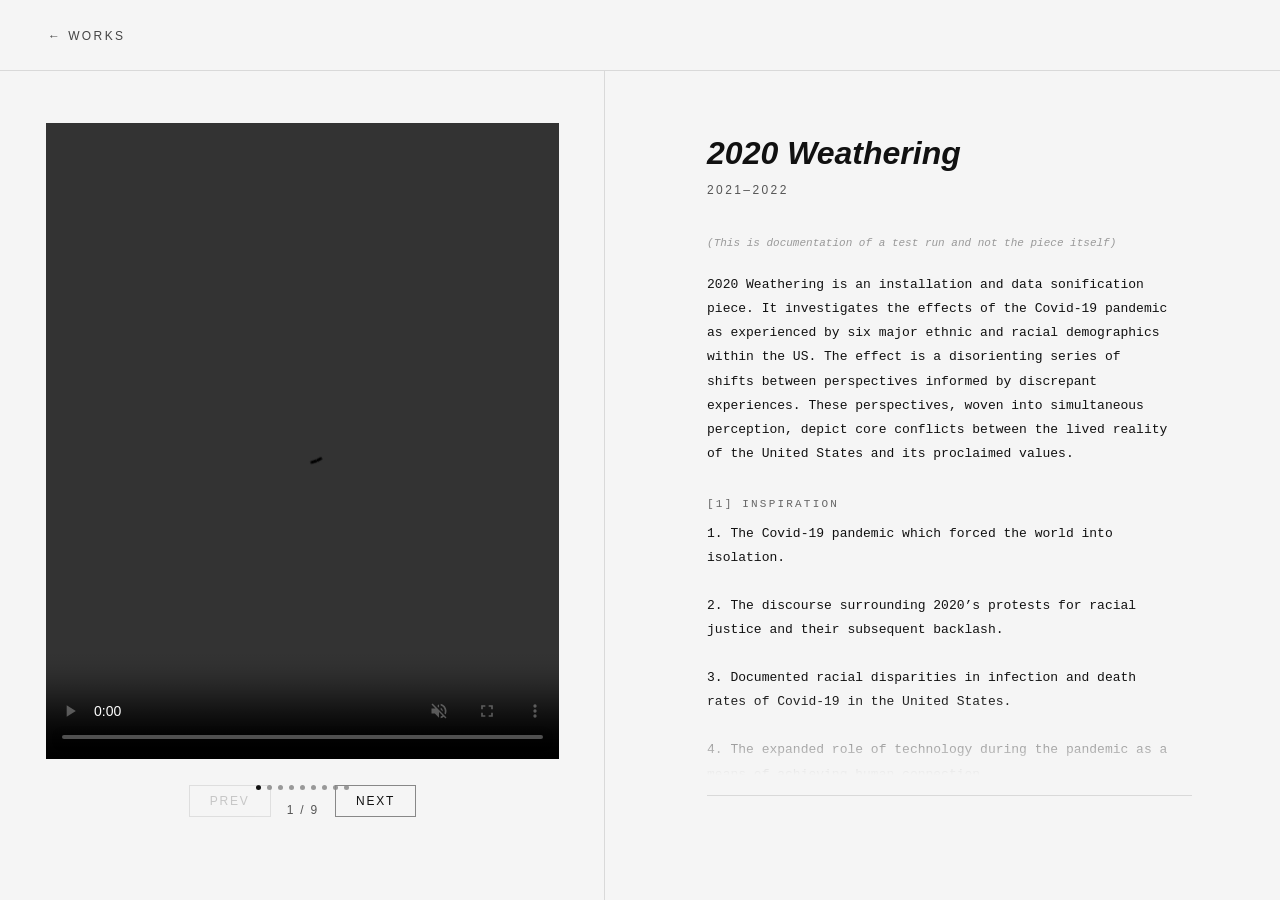
<file: 2020w.html>
<!DOCTYPE html>
<html lang="en">
<head>
  <meta charset="UTF-8">
  <meta name="viewport" content="width=device-width, initial-scale=1.0">
  <title>2020 Weathering</title>
  <style>
    * { margin: 0; padding: 0; box-sizing: border-box; }

    body {
      background: #F5F5F5;
      color: #111;
      font-family: Arial, sans-serif;
      height: 100vh;
      overflow: hidden;
      display: flex;
      flex-direction: column;
    }

    /* ── NAV ── */
    .nav {
      padding: 26px 48px;
      border-bottom: 1px solid #d9d9d9;
      flex-shrink: 0;
    }

    .nav a {
      color: #444;
      text-decoration: none;
      font-size: 12px;
      letter-spacing: 0.2em;
      text-transform: uppercase;
      transition: color 0.2s;
    }

    .nav a:hover { color: #111; }

    /* ── MAIN CONTENT ── */
    .content {
      display: grid;
      grid-template-columns: 8fr 9fr;
      grid-template-rows: 1fr;
      gap: 0;
      flex: 1;
      min-height: 0;
      padding: 0 46px 0;
    }

    /* Divider closing off the vertical rule. No fill or label — these
       pages have nothing below the fold. */
    .screen-rule {
      flex-shrink: 0;
      /* Spacer only — no horizontal rule, since there's nothing below the
         fold here. Holds the bottom gap .content gave up. */
      height: 54px;
      position: relative;
    }

    /* Carries the column divider down to the bottom of the page. Drawn
       here rather than extending .slideshow's border, because .slideshow
       has overflow:hidden and would clip anything below it. Nothing moves.
       x = .content's 46px left padding + the 8fr column, less the 1px rule. */
    .screen-rule::before {
      content: '';
      position: absolute;
      top: 0;
      bottom: 0;
      left: calc(46px + (100% - 92px) * 8 / 17 - 1px);
      width: 1px;
      background: #d9d9d9;
    }

    /* ── SLIDESHOW ── */
    .slideshow {
      /* Nudges the dots + counter + buttons group as a unit, keeping the
         button tops flush with the dots. Raise to move it further down. */
      --group-shift: 6px;
      display: flex;
      flex-direction: column;
      align-items: center;
      gap: 20px;
      /* 45 + 1px border = 46px, matching .content's left padding, so the
         video centres between the window edge and the divider. */
      padding-right: 45px;
      border-right: 1px solid #d9d9d9;
      padding-top: 52px;
      /* Lifts the column's bottom edge; the video (flex: 1) absorbs it. */
      padding-bottom: 10px;
      min-height: 0;
      overflow: hidden;
    }

    .title-portrait {
      display: none;
    }

    .video-container {
      position: relative;
      background: transparent;
      flex: 1;
      min-height: 0;
      max-width: 100%;
      aspect-ratio: 1 / 1;
    }

    .video-container video {
      width: 100%;
      height: 100%;
      object-fit: contain;
      display: block;
    }

    .slide-controls {
      display: flex;
      align-items: center;
      justify-content: space-between;
      gap: 16px;
      /* Lifts the counter AND buttons together. With the button's own -9px,
         the button top lands flush with the top of the dots. */
      transform: translateY(calc(-16px + var(--group-shift)));
    }

    .slide-btn {
      background: none;
      border: 1px solid #888;
      color: #111;
      padding: 8px 20px;
      cursor: pointer;
      font-size: 12px;
      letter-spacing: 0.15em;
      text-transform: uppercase;
      font-family: Arial, sans-serif;
      transition: border-color 0.2s;
      /* Button ~32px tall vs the counter's ~14px line box; centred together
         it hangs ~9px lower. Lift so the bottom edges meet. */
      transform: translateY(-9px);
    }

    .slide-btn:hover:not(:disabled) { border-color: #111; }
    .slide-btn:disabled { opacity: 0.2; cursor: default; }

    .slide-counter {
      font-size: 12px;
      letter-spacing: 0.15em;
      color: #555;
    }

    .slide-dots {
      display: flex;
      gap: 6px;
      justify-content: center;
      transform: translateY(var(--group-shift));
    }

    .dot {
      width: 5px;
      height: 5px;
      border-radius: 50%;
      background: #999;
      cursor: pointer;
      transition: background 0.2s;
    }

    .dot.active { background: #111; }

    /* ── CAPTION PANEL ── */
    .caption-panel {
      --side: 72px;         /* width: lower to widen, raise to narrow */
      --shift: 30px;        /* nudge the whole block right, width unchanged */
      --caption-w: 600px;   /* text column cap */
      --sb-w: 6px;          /* scrollbar width */
      --text-pad: 24px;     /* gap between text and scrollbar */
      padding: 62px calc(var(--side) - var(--shift)) 50px calc(var(--side) + var(--shift));
      min-height: 0;
      display: flex;
      flex-direction: column;
    }

    /* Static title — pinned at top */
    .caption-header {
      flex-shrink: 0;
      padding-right: 24px;
      padding-bottom: 36px;
    }

    .caption-header .piece-title {
      font-size: 32px;
      font-style: italic;
      line-height: 1.25;
      margin-bottom: 10px;
    }

    .caption-header .piece-year {
      font-size: 12px;
      letter-spacing: 0.2em;
      color: #555;
    }

    /* Scrollable caption area */
    .caption-scroll-wrap {
      position: relative;
      flex: 1;
      min-height: 0;
      overflow: hidden;
    }

    .caption-scroll {
      height: 100%;
      overflow-y: scroll;
      padding-right: var(--text-pad);
      padding-bottom: 48px;
      max-width: var(--caption-w);
      margin-inline: auto;
    }

    /* Firefox only. These must NOT apply in Chrome: since v121 a non-auto
       scrollbar-width/color disables ::-webkit-scrollbar entirely, which
       hands the scrollbar back to macOS auto-hiding. */
    @supports not selector(::-webkit-scrollbar) {
      .caption-scroll {
        scrollbar-width: thin;
        scrollbar-color: #a8a8a8 #e4e4e4;
      }
    }

    /* Always-visible scrollbar: styling ::-webkit-scrollbar opts out of
       macOS overlay scrollbars, so the track and thumb stay on screen. */
    .caption-scroll::-webkit-scrollbar {
      -webkit-appearance: none;
      width: var(--sb-w);
    }

    .caption-scroll::-webkit-scrollbar-track {
      background: #e4e4e4;
      border-radius: 3px;
    }

    .caption-scroll::-webkit-scrollbar-thumb {
      background: #a8a8a8;
      border-radius: 3px;
    }

    .caption-scroll::-webkit-scrollbar-thumb:hover {
      background: #8a8a8a;
    }


    /* Closes off the scrolling caption. Same rule house gets from the top
       border of its link block; this page has no link, so it's bare.
       flex-shrink: 0 — the scroll area above gives up the space. */
    .caption-rule {
      flex-shrink: 0;
      width: 100%;
      max-width: var(--caption-w);
      margin-inline: auto;
      margin-top: 20px;
      border-top: 1px solid #d9d9d9;
    }

    /* Fade-out indicator */
    .scroll-fade {
      position: absolute;
      bottom: 0;
      /* Track .caption-scroll: same width (less the scrollbar) and the same
         left offset, so the fade never covers the thumb. */
      left: calc((100% - min(var(--caption-w), 100%)) / 2);
      width: calc(min(var(--caption-w), 100%) - var(--sb-w) - 4px);
      height: 80px;
      background: linear-gradient(to bottom, transparent, #F5F5F5);
      pointer-events: none;
      transition: opacity 0.3s;
    }

    .scroll-fade.hidden { opacity: 0; }

    .caption-note {
      font-family: Menlo, Monaco, 'Courier New', monospace;
      font-size: 11px;
      line-height: 1.85;
      color: #999;
      font-style: italic;
      margin-bottom: 20px;
    }

    .caption-text {
      font-family: Menlo, Monaco, 'Courier New', monospace;
      font-size: 13px;
      line-height: 1.85;
      color: #111;
    }

    .caption-text p { margin-bottom: 0; }

    .act-label {
      display: block;
      font-size: 11px;
      letter-spacing: 0.2em;
      text-transform: uppercase;
      color: #666;
      margin-top: 28px;
      margin-bottom: 8px;
    }

    .caption-text a {
      color: #333;
      text-decoration: underline;
      text-underline-offset: 3px;
    }

    .caption-text a:hover { color: #111; }

    /* ── PORTRAIT ── */
    @media (orientation: portrait) {
      body {
        height: auto;
        overflow: auto;
      }

      .nav { padding: 20px 24px; }

      .content {
        display: flex;
        flex-direction: column;
        padding: 0 24px 48px;
        min-height: unset;
      }

      .slideshow {
        flex: none;
        min-height: unset;
        overflow: visible;
        padding-right: 0;
        padding-top: 28px;
        padding-bottom: 24px;
        gap: 14px;
        border-right: none;
        border-bottom: 1px solid #d9d9d9;
      }

      .video-container {
        flex: none;
        width: 100%;
        max-width: 100%;
      }

      .title-portrait {
        display: block;
        flex-shrink: 0;
        width: 100%;
        margin-bottom: 12px;
      }

      .title-portrait .piece-title {
        font-size: 32px;
        font-style: italic;
        line-height: 1.2;
        margin-bottom: 6px;
      }

      .title-portrait .piece-year {
        font-size: 12px;
        letter-spacing: 0.2em;
        color: #555;
      }

      .caption-panel {
        flex: none;
        min-height: unset;
        padding: 32px 0 0;
      }

      .caption-header { display: none; }

      .caption-scroll-wrap {
        position: static;
        overflow: visible;
      }

      .caption-scroll {
        height: auto;
        overflow-y: visible;
        padding-right: 0;
        padding-bottom: 0;
        max-width: 100%;
      }

      .scroll-fade { display: none; }

      /* no column divider in the stacked layout */
      .screen-rule::before { display: none; }
    }
  </style>
</head>
<body>

  <nav class="nav">
    <a href="index.html#works">&#8592; Works</a>
  </nav>


  <main class="content">

    <section class="slideshow">

      <div class="title-portrait">
        <h1 class="piece-title">2020 Weathering</h1>
        <div class="piece-year">2021&#8211;2022</div>
      </div>

      <div class="video-container">
        <video id="mainVideo" controls autoplay muted playsinline>
          <source src="https://res.cloudinary.com/aki2q6sp/video/upload/v1784235222/2020W1_qotmwj.mp4" type="video/mp4">
        </video>
      </div>

      <div class="slide-dots" id="dots"></div>

      <div class="slide-controls">
        <button class="slide-btn" id="prevBtn" disabled>Prev</button>
        <span class="slide-counter" id="counter">1 / 9</span>
        <button class="slide-btn" id="nextBtn">Next</button>
      </div>
    </section>

    <aside class="caption-panel">

      <div class="caption-header title-landscape">
        <h1 class="piece-title">2020 Weathering</h1>
        <div class="piece-year">2021&#8211;2022</div>
      </div>

      <div class="caption-scroll-wrap">
        <div class="caption-scroll" id="captionScroll">
          <p class="caption-note">(This is documentation of a test run and not the piece itself)</p>
          <div class="caption-text">
            <p>2020 Weathering is an installation and data sonification piece. It investigates the effects of the Covid-19 pandemic as experienced by six major ethnic and racial demographics within the US. The effect is a disorienting series of shifts between perspectives informed by discrepant experiences. These perspectives, woven into simultaneous perception, depict core conflicts between the lived reality of the United States and its proclaimed values.</p>

            <span class="act-label">[1] Inspiration</span>
            <p>1. The Covid-19 pandemic which forced the world into isolation.<br><br>
            2. The discourse surrounding 2020&#8217;s protests for racial justice and their subsequent backlash.<br><br>
            3. Documented racial disparities in infection and death rates of Covid-19 in the United States.<br><br>
            4. The expanded role of technology during the pandemic as a means of achieving human connection.</p>

            <span class="act-label">[2] Installation</span>
            <p>The piece involves six laptop computers in a circle facing a shared center where the audience resides. The laptops display live streams of each other&#8217;s web cams with one (frequently changing) stream being emphasized by all laptops. Each computer refers to a different racial/ethnic demographic whose algorithmically generated audio and video output present a researched distribution of cases, deaths, and community vulnerabilities across the six groups.</p>

            <span class="act-label">[3] Basic Rules</span>
            <p>1. Each note a laptop plays represents a symptomatic case within its assigned demographic (not all cases are symptomatic).<br><br>
            2. All cases, symptomatic or otherwise, can infect other computers with respect to each community&#8217;s likelihood of being infected (weighted by population).<br><br>
            3. If multiple laptops exhibit cases at the same time, the algorithm will defer to each community&#8217;s CCVI score to decide which laptop&#8217;s webcam is displayed. The most vulnerable communities are least likely to receive priority.<br><br>
            4. The death toll in a community is indicated by distortion in their laptop&#8217;s audio and video output.</p>

            <span class="act-label">[4] Probability</span>
            <p>All probabilities are calculated by cross referencing data from the US Census, The Atlantic&#8217;s Covid Tracking Project, and Surge Venture&#8217;s CCVI measurements. Data is collected on a state level and the piece can be run for any state that provided the necessary data. Demographics are unlabeled within the installation to avoid framing the piece as a stylized exhibition of any particular community&#8217;s suffering.</p>
          </div>
        </div>
        <div class="scroll-fade" id="scrollFade"></div>
      </div>

      <div class="caption-rule"></div>

    </aside>

  </main>

  <div class="screen-rule"></div>



  <script>
    const slides = [
      'https://res.cloudinary.com/aki2q6sp/video/upload/v1784235222/2020W1_qotmwj.mp4',
      'https://res.cloudinary.com/aki2q6sp/video/upload/v1784235195/2020W2_ehu7rl.mp4',
      'https://res.cloudinary.com/aki2q6sp/video/upload/v1784235200/2020W3_eav7p1.mp4',
      'https://res.cloudinary.com/aki2q6sp/video/upload/v1784235205/2020W4_am9xwo.mp4',
      'https://res.cloudinary.com/aki2q6sp/video/upload/v1784235201/2020W5_gveyhm.mp4',
      'https://res.cloudinary.com/aki2q6sp/video/upload/v1784235195/2020W6_afhnsh.mp4',
      'https://res.cloudinary.com/aki2q6sp/video/upload/v1784235196/2020W7_uc2n3k.mp4',
      'https://res.cloudinary.com/aki2q6sp/video/upload/v1784235201/2020W8_o3viuu.mp4',
      'https://res.cloudinary.com/aki2q6sp/video/upload/v1784235201/2020W9_sacehn.mp4',
    ];

    let current = 0;
    let autoCycle = true;
    const video = document.getElementById('mainVideo');
    const videoContainer = document.querySelector('.video-container');
    const prevBtn = document.getElementById('prevBtn');
    const nextBtn = document.getElementById('nextBtn');
    const counter = document.getElementById('counter');
    const dotsEl = document.getElementById('dots');
    const controlsEl = document.querySelector('.slide-controls');

    function syncControlsWidth() {
      const w = videoContainer.offsetWidth;
      if (w > 0) {
        dotsEl.style.width = w + 'px';
        controlsEl.style.width = w + 'px';
      }
    }

    function updateAspectRatio() {
      if (video.videoWidth && video.videoHeight) {
        videoContainer.style.aspectRatio = `${video.videoWidth} / ${video.videoHeight}`;
        requestAnimationFrame(syncControlsWidth);
      }
    }

    video.addEventListener('loadedmetadata', updateAspectRatio);
    if (video.readyState >= 1) updateAspectRatio();
    window.addEventListener('resize', () => requestAnimationFrame(syncControlsWidth));

    slides.forEach((_, i) => {
      const dot = document.createElement('div');
      dot.className = 'dot' + (i === 0 ? ' active' : '');
      dot.addEventListener('click', () => { autoCycle = false; goTo(i); });
      dotsEl.appendChild(dot);
    });

    function goTo(index) {
      current = index;
      video.src = slides[current];
      video.play().catch(() => {});
      update();
    }

    function update() {
      counter.textContent = `${current + 1} / ${slides.length}`;
      prevBtn.disabled = false;
      nextBtn.disabled = false;
      document.querySelectorAll('.dot').forEach((d, i) => d.classList.toggle('active', i === current));
    }

    const captionScroll = document.getElementById('captionScroll');
    const scrollFade = document.getElementById('scrollFade');

    function checkFade() {
      const atBottom = captionScroll.scrollHeight - captionScroll.scrollTop <= captionScroll.clientHeight + 2;
      scrollFade.classList.toggle('hidden', atBottom);
    }

    captionScroll.addEventListener('scroll', checkFade);
    window.addEventListener('resize', checkFade);
    setTimeout(checkFade, 50);

    video.addEventListener('ended', () => {
      if (autoCycle) goTo((current + 1) % slides.length);
    });

    prevBtn.addEventListener('click', () => {
      autoCycle = false;
      goTo((current - 1 + slides.length) % slides.length);
    });

    nextBtn.addEventListener('click', () => {
      autoCycle = false;
      goTo((current + 1) % slides.length);
    });

  </script>
</body>
</html>
</file>
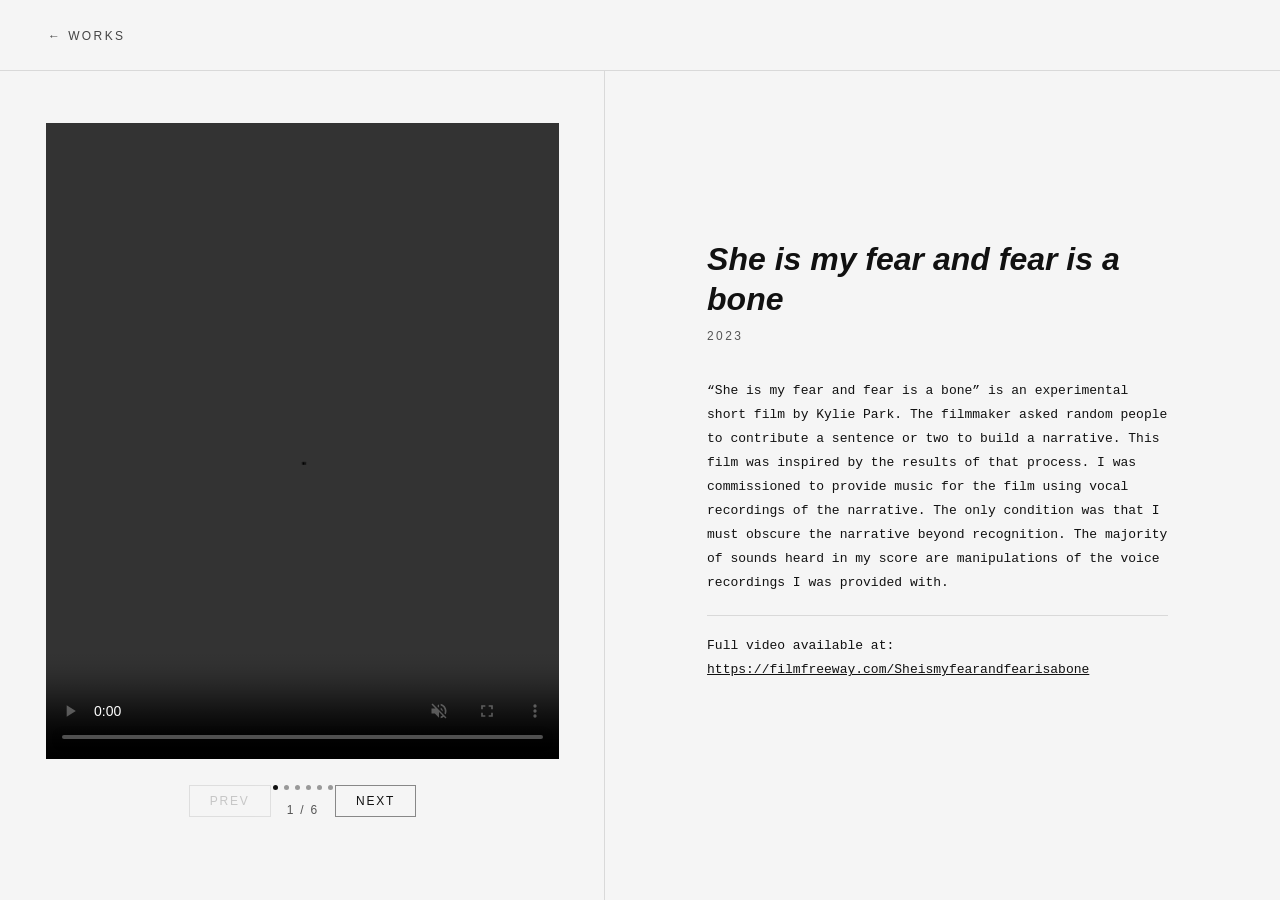
<file: fear.html>
<!DOCTYPE html>
<html lang="en">
<head>
  <meta charset="UTF-8">
  <meta name="viewport" content="width=device-width, initial-scale=1.0">
  <title>She is my fear and fear is a bone</title>
  <style>
    * { margin: 0; padding: 0; box-sizing: border-box; }

    body {
      background: #F5F5F5;
      color: #111;
      font-family: Arial, sans-serif;
      height: 100vh;
      overflow: hidden;
      display: flex;
      flex-direction: column;
    }

    /* ── NAV ── */
    .nav {
      padding: 26px 48px;
      border-bottom: 1px solid #d9d9d9;
      flex-shrink: 0;
    }

    .nav a {
      color: #444;
      text-decoration: none;
      font-size: 12px;
      letter-spacing: 0.2em;
      text-transform: uppercase;
      transition: color 0.2s;
    }

    .nav a:hover { color: #111; }

    /* ── MAIN CONTENT ── */
    .content {
      display: grid;
      grid-template-columns: 8fr 9fr;
      grid-template-rows: 1fr;
      gap: 0;
      flex: 1;
      min-height: 0;
      padding: 0 46px 0;
    }

    /* Divider closing off the vertical rule. No fill or label — these
       pages have nothing below the fold. */
    .screen-rule {
      flex-shrink: 0;
      /* Spacer only — no horizontal rule, since there's nothing below the
         fold here. Holds the bottom gap .content gave up. */
      height: 54px;
      position: relative;
    }

    /* Carries the column divider down to the bottom of the page. Drawn
       here rather than extending .slideshow's border, because .slideshow
       has overflow:hidden and would clip anything below it. Nothing moves.
       x = .content's 46px left padding + the 8fr column, less the 1px rule. */
    .screen-rule::before {
      content: '';
      position: absolute;
      top: 0;
      bottom: 0;
      left: calc(46px + (100% - 92px) * 8 / 17 - 1px);
      width: 1px;
      background: #d9d9d9;
    }

    /* ── SLIDESHOW ── */
    .slideshow {
      /* Nudges the dots + counter + buttons group as a unit, keeping the
         button tops flush with the dots. Raise to move it further down. */
      --group-shift: 6px;
      display: flex;
      flex-direction: column;
      align-items: center;
      gap: 20px;
      /* 45 + 1px border = 46px, matching .content's left padding, so the
         video centres between the window edge and the divider. */
      padding-right: 45px;
      border-right: 1px solid #d9d9d9;
      padding-top: 52px;
      /* Lifts the column's bottom edge; the video (flex: 1) absorbs it. */
      padding-bottom: 10px;
      min-height: 0;
      overflow: hidden;
    }

    .title-portrait { display: none; }

    .video-container {
      position: relative;
      background: transparent;
      flex: 1;
      min-height: 0;
      max-width: 100%;
      aspect-ratio: 1 / 1;
    }

    .video-container video,
    .video-container img {
      width: 100%;
      height: 100%;
      object-fit: contain;
      display: block;
    }

    .video-container .media-hidden { display: none; }

    .slide-controls {
      display: flex;
      align-items: center;
      justify-content: space-between;
      gap: 16px;
      /* Lifts the counter AND buttons together. With the button's own -9px,
         the button top lands flush with the top of the dots. */
      transform: translateY(calc(-16px + var(--group-shift)));
    }

    .slide-btn {
      background: none;
      border: 1px solid #888;
      color: #111;
      padding: 8px 20px;
      cursor: pointer;
      font-size: 12px;
      letter-spacing: 0.15em;
      text-transform: uppercase;
      font-family: Arial, sans-serif;
      transition: border-color 0.2s;
      /* Button ~32px tall vs the counter's ~14px line box; centred together
         it hangs ~9px lower. Lift so the bottom edges meet. */
      transform: translateY(-9px);
    }

    .slide-btn:hover:not(:disabled) { border-color: #111; }
    .slide-btn:disabled { opacity: 0.2; cursor: default; }

    .slide-counter {
      font-size: 12px;
      letter-spacing: 0.15em;
      color: #555;
    }

    .slide-dots {
      display: flex;
      gap: 6px;
      justify-content: center;
      transform: translateY(var(--group-shift));
    }

    .dot {
      width: 5px;
      height: 5px;
      border-radius: 50%;
      background: #999;
      cursor: pointer;
      transition: background 0.2s;
    }

    .dot.active { background: #111; }

    /* ── CAPTION PANEL ── */
    .caption-panel {
      --side: 72px;         /* width: lower to widen, raise to narrow */
      --shift: 30px;        /* nudge the whole block right, width unchanged */
      --caption-w: 600px;   /* text column cap */
      --sb-w: 6px;          /* scrollbar width */
      --text-pad: 24px;     /* gap between text and scrollbar */
      padding: 62px calc(var(--side) - var(--shift)) 58px calc(var(--side) + var(--shift));
      min-height: 0;
      display: flex;
      flex-direction: column;
    }

    .caption-scroll-wrap {
      position: relative;
      flex: 1;
      min-height: 0;
      overflow: hidden;
    }

    .caption-scroll {
      height: 100%;
      overflow-y: auto;
      padding: 48px var(--text-pad) 48px 0;
      max-width: var(--caption-w);
      margin-inline: auto;
      display: flex;
      flex-direction: column;
    }

    /* Firefox only. These must NOT apply in Chrome: since v121 a non-auto
       scrollbar-width/color disables ::-webkit-scrollbar entirely, which
       hands the scrollbar back to macOS auto-hiding. */
    @supports not selector(::-webkit-scrollbar) {
      .caption-scroll {
        scrollbar-width: thin;
        scrollbar-color: #a8a8a8 #e4e4e4;
      }
    }

    /* Always-visible scrollbar: styling ::-webkit-scrollbar opts out of
       macOS overlay scrollbars, so the track and thumb stay on screen. */
    .caption-scroll::-webkit-scrollbar {
      -webkit-appearance: none;
      width: var(--sb-w);
    }

    .caption-scroll::-webkit-scrollbar-track {
      background: #e4e4e4;
      border-radius: 3px;
    }

    .caption-scroll::-webkit-scrollbar-thumb {
      background: #a8a8a8;
      border-radius: 3px;
    }

    .caption-scroll::-webkit-scrollbar-thumb:hover {
      background: #8a8a8a;
    }


    /* Title + caption centered together */
    .caption-content {
      margin-top: auto;
      margin-bottom: auto;
    }

    .caption-content .piece-title {
      font-size: 32px;
      font-style: italic;
      line-height: 1.25;
      margin-bottom: 10px;
    }

    .caption-content .piece-year {
      font-size: 12px;
      letter-spacing: 0.2em;
      color: #555;
      margin-bottom: 36px;
    }

    /* Static link block beneath the scrolling caption, sharing its column.
       flex-shrink: 0 takes its space out of the scroll area, so caption +
       link together occupy exactly what the caption did on its own. */
    .caption-link {
      margin-top: 20px;
      padding-top: 18px;
      border-top: 1px solid #d9d9d9;
      font-family: Menlo, Monaco, 'Courier New', monospace;
      font-size: 13px;
      line-height: 1.85;
      color: #111;
    }

    .caption-link a {
      color: #111;
      transition: opacity 0.2s;
    }

    .caption-link a:hover { opacity: 0.5; }

    .scroll-fade {
      position: absolute;
      bottom: 0;
      /* Track .caption-scroll: same width (less the scrollbar) and the same
         left offset, so the fade never covers the thumb. */
      left: calc((100% - min(var(--caption-w), 100%)) / 2);
      width: calc(min(var(--caption-w), 100%) - var(--sb-w) - 4px);
      height: 80px;
      background: linear-gradient(to bottom, transparent, #F5F5F5);
      pointer-events: none;
      transition: opacity 0.3s;
    }

    .scroll-fade.hidden { opacity: 0; }

    .caption-text {
      font-family: Menlo, Monaco, 'Courier New', monospace;
      font-size: 13px;
      line-height: 1.85;
      color: #111;
    }

    /* ── PORTRAIT ── */
    @media (orientation: portrait) {
      body { height: auto; overflow: auto; }

      .nav { padding: 20px 24px; }

      .content {
        display: flex;
        flex-direction: column;
        padding: 0 24px 48px;
        min-height: unset;
      }

      .slideshow {
        flex: none;
        min-height: unset;
        overflow: visible;
        padding-right: 0;
        padding-top: 28px;
        padding-bottom: 24px;
        gap: 14px;
        border-right: none;
        border-bottom: 1px solid #d9d9d9;
      }

      .video-container {
        flex: none;
        width: 100%;
        max-width: 100%;
      }

      .title-portrait {
        display: block;
        flex-shrink: 0;
        width: 100%;
        margin-bottom: 12px;
      }

      .title-portrait .piece-title {
        font-size: 30px;
        font-style: italic;
        line-height: 1.2;
        margin-bottom: 6px;
      }

      .title-portrait .piece-year {
        font-size: 12px;
        letter-spacing: 0.2em;
        color: #555;
      }

      .caption-panel {
        flex: none;
        min-height: unset;
        padding: 32px 0 0;
      }

      .title-landscape { display: none; }

      .caption-scroll-wrap {
        position: static;
        overflow: visible;
      }

      .caption-scroll {
        height: auto;
        overflow-y: visible;
        padding: 0;
        max-width: 100%;
        display: block;
      }

      .caption-content {
        margin-top: 0;
        margin-bottom: 0;
      }

      .scroll-fade { display: none; }

      /* no column divider in the stacked layout */
      .screen-rule::before { display: none; }
    }
  </style>
</head>
<body>

  <nav class="nav">
    <a href="index.html#works">&#8592; Works</a>
  </nav>


  <main class="content">

    <section class="slideshow">

      <div class="title-portrait">
        <h1 class="piece-title">She is my fear and fear is a bone</h1>
        <div class="piece-year">2023</div>
      </div>

      <div class="video-container">
        <video id="mainVideo" controls autoplay muted playsinline>
          <source src="https://res.cloudinary.com/aki2q6sp/video/upload/v1784235240/FearIsABone1_bj309h.mp4" type="video/mp4">
        </video>
      </div>

      <div class="slide-dots" id="dots"></div>

      <div class="slide-controls">
        <button class="slide-btn" id="prevBtn" disabled>Prev</button>
        <span class="slide-counter" id="counter">1 / 6</span>
        <button class="slide-btn" id="nextBtn">Next</button>
      </div>
    </section>

    <aside class="caption-panel">

      <!-- Scrollable: title + caption, centered together in landscape -->
      <div class="caption-scroll-wrap">
        <div class="caption-scroll" id="captionScroll">
          <div class="caption-content">
            <div class="title-landscape">
              <h1 class="piece-title">She is my fear and fear is a bone</h1>
              <div class="piece-year">2023</div>
            </div>
            <p class="caption-text">
              &#8220;She is my fear and fear is a bone&#8221; is an experimental short film by Kylie Park. The filmmaker asked random people to contribute a sentence or two to build a narrative. This film was inspired by the results of that process. I was commissioned to provide music for the film using vocal recordings of the narrative. The only condition was that I must obscure the narrative beyond recognition. The majority of sounds heard in my score are manipulations of the voice recordings I was provided with.
            </p>
            <div class="caption-link">
              Full video available at:<br>
              <a href="https://filmfreeway.com/Sheismyfearandfearisabone" target="_blank">https://filmfreeway.com/Sheismyfearandfearisabone</a>
            </div>
          </div>
        </div>
        <div class="scroll-fade" id="scrollFade"></div>
      </div>

    </aside>

  </main>

  <div class="screen-rule"></div>



  <script>
    const slides = [
      'https://res.cloudinary.com/aki2q6sp/video/upload/v1784235240/FearIsABone1_bj309h.mp4',
      'https://res.cloudinary.com/aki2q6sp/video/upload/v1784235205/FearIsABone2_jcoqkq.mp4',
      'https://res.cloudinary.com/aki2q6sp/video/upload/v1784235220/FearIsABone3_v4gzwp.mp4',
      'https://res.cloudinary.com/aki2q6sp/video/upload/v1784235209/FearIsABone4_nqnjhp.mp4',
      'https://res.cloudinary.com/aki2q6sp/video/upload/v1784235225/FearIsABone5_pf1tcw.mp4',
      'https://res.cloudinary.com/aki2q6sp/video/upload/v1784235224/FearIsABone6_uiv6oo.mp4',
    ];

    let current = 0;
    let autoCycle = true;
    const video = document.getElementById('mainVideo');
    const videoContainer = document.querySelector('.video-container');
    const prevBtn = document.getElementById('prevBtn');
    const nextBtn = document.getElementById('nextBtn');
    const counter = document.getElementById('counter');
    const dotsEl = document.getElementById('dots');
    const controlsEl = document.querySelector('.slide-controls');

    function syncControlsWidth() {
      const w = videoContainer.offsetWidth;
      if (w > 0) {
        dotsEl.style.width = w + 'px';
        controlsEl.style.width = w + 'px';
      }
    }

    function updateAspectRatio() {
      if (video.videoWidth && video.videoHeight) {
        videoContainer.style.aspectRatio = `${video.videoWidth} / ${video.videoHeight}`;
        requestAnimationFrame(syncControlsWidth);
      }
    }

    video.addEventListener('loadedmetadata', updateAspectRatio);
    if (video.readyState >= 1) updateAspectRatio();
    window.addEventListener('resize', () => requestAnimationFrame(syncControlsWidth));

    slides.forEach((_, i) => {
      const dot = document.createElement('div');
      dot.className = 'dot' + (i === 0 ? ' active' : '');
      dot.addEventListener('click', () => { autoCycle = false; goTo(i); });
      dotsEl.appendChild(dot);
    });

    function goTo(index) {
      current = index;
      video.src = slides[current];
      video.play().catch(() => {});
      update();
    }

    function update() {
      counter.textContent = `${current + 1} / ${slides.length}`;
      prevBtn.disabled = false;
      nextBtn.disabled = false;
      document.querySelectorAll('.dot').forEach((d, i) => d.classList.toggle('active', i === current));
    }

    // Caption scroll fade
    const captionScroll = document.getElementById('captionScroll');
    const scrollFade = document.getElementById('scrollFade');

    function checkFade() {
      const atBottom = captionScroll.scrollHeight - captionScroll.scrollTop <= captionScroll.clientHeight + 2;
      scrollFade.classList.toggle('hidden', atBottom);
    }

    captionScroll.addEventListener('scroll', checkFade);
    window.addEventListener('resize', checkFade);
    setTimeout(checkFade, 50);

    video.addEventListener('ended', () => {
      if (autoCycle) goTo((current + 1) % slides.length);
    });

    prevBtn.addEventListener('click', () => {
      autoCycle = false;
      goTo((current - 1 + slides.length) % slides.length);
    });

    nextBtn.addEventListener('click', () => {
      autoCycle = false;
      goTo((current + 1) % slides.length);
    });
  </script>
</body>
</html>
</file>
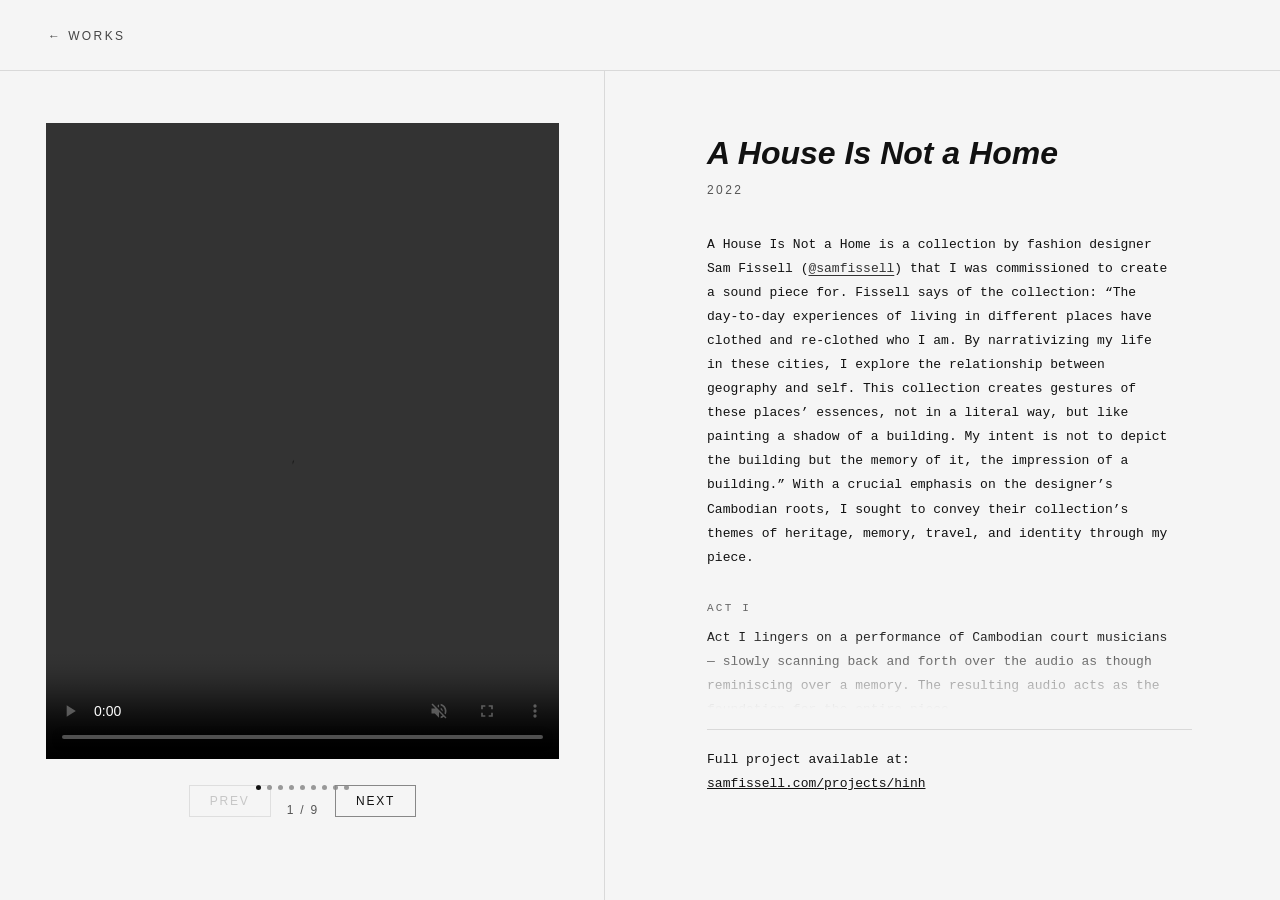
<file: house.html>
<!DOCTYPE html>
<html lang="en">
<head>
  <meta charset="UTF-8">
  <meta name="viewport" content="width=device-width, initial-scale=1.0">
  <title>A House Is Not a Home</title>
  <style>
    * { margin: 0; padding: 0; box-sizing: border-box; }

    body {
      background: #F5F5F5;
      color: #111;
      font-family: Arial, sans-serif;
      height: 100vh;
      overflow: hidden;
      display: flex;
      flex-direction: column;
    }

    /* ── NAV ── */
    .nav {
      padding: 26px 48px;
      border-bottom: 1px solid #d9d9d9;
      flex-shrink: 0;
    }

    .nav a {
      color: #444;
      text-decoration: none;
      font-size: 12px;
      letter-spacing: 0.2em;
      text-transform: uppercase;
      transition: color 0.2s;
    }

    .nav a:hover { color: #111; }

    /* ── MAIN CONTENT ── */
    .content {
      display: grid;
      grid-template-columns: 8fr 9fr;
      grid-template-rows: 1fr;
      gap: 0;
      flex: 1;
      min-height: 0;
      padding: 0 46px 0;
    }

    /* Divider closing off the vertical rule. No fill or label — these
       pages have nothing below the fold. */
    .screen-rule {
      flex-shrink: 0;
      /* Spacer only — no horizontal rule, since there's nothing below the
         fold here. Holds the bottom gap .content gave up. */
      height: 54px;
      position: relative;
    }

    /* Carries the column divider down to the bottom of the page. Drawn
       here rather than extending .slideshow's border, because .slideshow
       has overflow:hidden and would clip anything below it. Nothing moves.
       x = .content's 46px left padding + the 8fr column, less the 1px rule. */
    .screen-rule::before {
      content: '';
      position: absolute;
      top: 0;
      bottom: 0;
      left: calc(46px + (100% - 92px) * 8 / 17 - 1px);
      width: 1px;
      background: #d9d9d9;
    }

    /* ── SLIDESHOW ── */
    .slideshow {
      /* Nudges the dots + counter + buttons group as a unit, keeping the
         button tops flush with the dots. Raise to move it further down. */
      --group-shift: 6px;
      display: flex;
      flex-direction: column;
      align-items: center;
      gap: 20px;
      /* 45 + 1px border = 46px, matching .content's left padding, so the
         video centres between the window edge and the divider. */
      padding-right: 45px;
      border-right: 1px solid #d9d9d9;
      padding-top: 52px;
      /* Lifts the column's bottom edge; the video (flex: 1) absorbs it. */
      padding-bottom: 10px;
      min-height: 0;
      overflow: hidden;
    }

    .title-portrait {
      display: none;
    }

    .video-container {
      position: relative;
      background: transparent;
      flex: 1;
      min-height: 0;
      max-width: 100%;
      aspect-ratio: 1 / 1;
    }

    .video-container video {
      width: 100%;
      height: 100%;
      object-fit: contain;
      display: block;
    }

    .slide-controls {
      display: flex;
      align-items: center;
      justify-content: space-between;
      gap: 16px;
      /* Lifts the counter AND buttons together. With the button's own -9px,
         the button top lands flush with the top of the dots. */
      transform: translateY(calc(-16px + var(--group-shift)));
    }

    .slide-btn {
      background: none;
      border: 1px solid #888;
      color: #111;
      padding: 8px 20px;
      cursor: pointer;
      font-size: 12px;
      letter-spacing: 0.15em;
      text-transform: uppercase;
      font-family: Arial, sans-serif;
      transition: border-color 0.2s;
      /* Button ~32px tall vs the counter's ~14px line box; centred together
         it hangs ~9px lower. Lift so the bottom edges meet. */
      transform: translateY(-9px);
    }

    .slide-btn:hover:not(:disabled) { border-color: #111; }
    .slide-btn:disabled { opacity: 0.2; cursor: default; }

    .slide-counter {
      font-size: 12px;
      letter-spacing: 0.15em;
      color: #555;
    }

    .slide-dots {
      display: flex;
      gap: 6px;
      justify-content: center;
      transform: translateY(var(--group-shift));
    }

    .dot {
      width: 5px;
      height: 5px;
      border-radius: 50%;
      background: #999;
      cursor: pointer;
      transition: background 0.2s;
    }

    .dot.active { background: #111; }

    /* ── CAPTION PANEL ── */
    .caption-panel {
      --side: 72px;         /* width: lower to widen, raise to narrow */
      --shift: 30px;        /* nudge the whole block right, width unchanged */
      --caption-w: 600px;   /* text column cap */
      --sb-w: 6px;          /* scrollbar width */
      --text-pad: 24px;     /* gap between text and scrollbar */
      padding: 62px calc(var(--side) - var(--shift)) 50px calc(var(--side) + var(--shift));
      min-height: 0;
      display: flex;
      flex-direction: column;
    }

    /* Static title — pinned at top */
    .caption-header {
      flex-shrink: 0;
      padding-right: 24px;
      padding-bottom: 36px;
    }

    .caption-header .piece-title {
      font-size: 32px;
      font-style: italic;
      line-height: 1.25;
      margin-bottom: 10px;
    }

    .caption-header .piece-year {
      font-size: 12px;
      letter-spacing: 0.2em;
      color: #555;
    }

    /* Scrollable caption area */
    .caption-scroll-wrap {
      position: relative;
      flex: 1;
      min-height: 0;
      overflow: hidden;
    }

    .caption-scroll {
      height: 100%;
      overflow-y: scroll;
      padding-right: var(--text-pad);
      padding-bottom: 48px;
      max-width: var(--caption-w);
      margin-inline: auto;
    }

    /* Firefox only. These must NOT apply in Chrome: since v121 a non-auto
       scrollbar-width/color disables ::-webkit-scrollbar entirely, which
       hands the scrollbar back to macOS auto-hiding. */
    @supports not selector(::-webkit-scrollbar) {
      .caption-scroll {
        scrollbar-width: thin;
        scrollbar-color: #a8a8a8 #e4e4e4;
      }
    }

    /* Always-visible scrollbar: styling ::-webkit-scrollbar opts out of
       macOS overlay scrollbars, so the track and thumb stay on screen. */
    .caption-scroll::-webkit-scrollbar {
      -webkit-appearance: none;
      width: var(--sb-w);
    }

    .caption-scroll::-webkit-scrollbar-track {
      background: #e4e4e4;
      border-radius: 3px;
    }

    .caption-scroll::-webkit-scrollbar-thumb {
      background: #a8a8a8;
      border-radius: 3px;
    }

    .caption-scroll::-webkit-scrollbar-thumb:hover {
      background: #8a8a8a;
    }


    /* Static link block beneath the scrolling caption, sharing its column.
       flex-shrink: 0 takes its space out of the scroll area, so caption +
       link together occupy exactly what the caption did on its own. */
    .caption-link {
      flex-shrink: 0;
      width: 100%;
      max-width: var(--caption-w);
      margin-inline: auto;
      margin-top: 20px;
      padding: 18px var(--text-pad) 0 0;
      border-top: 1px solid #d9d9d9;
      font-family: Menlo, Monaco, 'Courier New', monospace;
      font-size: 13px;
      line-height: 1.85;
      color: #111;
    }

    .caption-link a {
      color: #111;
      transition: opacity 0.2s;
    }

    .caption-link a:hover { opacity: 0.5; }

    /* Fade-out indicator */
    .scroll-fade {
      position: absolute;
      bottom: 0;
      /* Track .caption-scroll: same width (less the scrollbar) and the same
         left offset, so the fade never covers the thumb. */
      left: calc((100% - min(var(--caption-w), 100%)) / 2);
      width: calc(min(var(--caption-w), 100%) - var(--sb-w) - 4px);
      height: 80px;
      background: linear-gradient(to bottom, transparent, #F5F5F5);
      pointer-events: none;
      transition: opacity 0.3s;
    }

    .scroll-fade.hidden { opacity: 0; }

    .caption-text {
      font-family: Menlo, Monaco, 'Courier New', monospace;
      font-size: 13px;
      line-height: 1.85;
      color: #111;
    }

    .caption-text p { margin-bottom: 0; }

    .act-label {
      display: block;
      font-size: 11px;
      letter-spacing: 0.2em;
      text-transform: uppercase;
      color: #666;
      margin-top: 28px;
      margin-bottom: 8px;
    }

    .caption-text a {
      color: #333;
      text-decoration: underline;
      text-underline-offset: 3px;
    }

    .caption-text a:hover { color: #111; }

    /* ── PORTRAIT ── */
    @media (orientation: portrait) {
      body {
        height: auto;
        overflow: auto;
      }

      .nav { padding: 20px 24px; }

      .content {
        display: flex;
        flex-direction: column;
        padding: 0 24px 48px;
        min-height: unset;
      }

      .slideshow {
        flex: none;
        min-height: unset;
        overflow: visible;
        padding-right: 0;
        padding-top: 28px;
        padding-bottom: 24px;
        gap: 14px;
        border-right: none;
        border-bottom: 1px solid #d9d9d9;
      }

      .video-container {
        flex: none;
        width: 100%;
        max-width: 100%;
      }

      .title-portrait {
        display: block;
        flex-shrink: 0;
        width: 100%;
        margin-bottom: 12px;
      }

      .title-portrait .piece-title {
        font-size: 32px;
        font-style: italic;
        line-height: 1.2;
        margin-bottom: 6px;
      }

      .title-portrait .piece-year {
        font-size: 12px;
        letter-spacing: 0.2em;
        color: #555;
      }

      .caption-panel {
        flex: none;
        min-height: unset;
        padding: 32px 0 0;
      }

      .caption-header { display: none; }

      .caption-scroll-wrap {
        position: static;
        overflow: visible;
      }

      .caption-scroll {
        height: auto;
        overflow-y: visible;
        padding-right: 0;
        padding-bottom: 0;
        max-width: 100%;
      }

      .scroll-fade { display: none; }

      /* no column divider in the stacked layout */
      .screen-rule::before { display: none; }
    }
  </style>
</head>
<body>

  <nav class="nav">
    <a href="index.html#works">&#8592; Works</a>
  </nav>

  <main class="content">

    <section class="slideshow">

      <div class="title-portrait">
        <h1 class="piece-title">A House Is Not a Home</h1>
        <div class="piece-year">2022</div>
      </div>

      <div class="video-container">
        <video id="mainVideo" controls autoplay muted playsinline>
          <source src="https://res.cloudinary.com/aki2q6sp/video/upload/v1784235268/HINH1_vctvc1.mp4" type="video/mp4">
        </video>
      </div>

      <div class="slide-dots" id="dots"></div>

      <div class="slide-controls">
        <button class="slide-btn" id="prevBtn" disabled>Prev</button>
        <span class="slide-counter" id="counter">1 / 9</span>
        <button class="slide-btn" id="nextBtn">Next</button>
      </div>
    </section>

    <aside class="caption-panel">

      <!-- Static title (landscape only) -->
      <div class="caption-header title-landscape">
        <h1 class="piece-title">A House Is Not a Home</h1>
        <div class="piece-year">2022</div>
      </div>

      <!-- Scrollable caption -->
      <div class="caption-scroll-wrap">
        <div class="caption-scroll" id="captionScroll">
          <div class="caption-text">
            <p>A House Is Not a Home is a collection by fashion designer Sam Fissell (<a href="https://www.instagram.com/samfissell/" target="_blank">@samfissell</a>) that I was commissioned to create a sound piece for. Fissell says of the collection: &#8220;The day-to-day experiences of living in different places have clothed and re-clothed who I am. By narrativizing my life in these cities, I explore the relationship between geography and self. This collection creates gestures of these places&#8217; essences, not in a literal way, but like painting a shadow of a building. My intent is not to depict the building but the memory of it, the impression of a building.&#8221; With a crucial emphasis on the designer&#8217;s Cambodian roots, I sought to convey their collection&#8217;s themes of heritage, memory, travel, and identity through my piece.</p>

            <span class="act-label">Act I</span>
            <p>Act I lingers on a performance of Cambodian court musicians&#8212; slowly scanning back and forth over the audio as though reminiscing over a memory. The resulting audio acts as the foundation for the entire piece.</p>

            <span class="act-label">Act II</span>
            <p>Act II uses a python script that was developed for this piece. It remaps the timing of notes in a midi file to synchronize with the model&#8217;s steps. In doing so, the progression of the piece is directly tied to travel in a literal sense.</p>

            <span class="act-label">Act III</span>
            <p>A sampler was created for Act III to simulate random walking paces within a set range. This allowed for an indeterminate composition process before knowing the exact step times of the models. It also served as a way to test which general tempos the models should be instructed to walk at. Ultimately, Act III conveys the multiplicity of the singular self after having been redefined many times through travel. These selves begin as separate, but gradually expand and overlap until they are indistinguishable.</p>
          </div>
        </div>
        <div class="scroll-fade" id="scrollFade"></div>
      </div>

      <div class="caption-link">
        Full project available at:<br>
        <a href="https://www.samfissell.com/projects/hinh" target="_blank">samfissell.com/projects/hinh</a>
      </div>

    </aside>

  </main>

  <div class="screen-rule"></div>

  <script>
    const slides = [
      'https://res.cloudinary.com/aki2q6sp/video/upload/v1784235268/HINH1_vctvc1.mp4',
      'https://res.cloudinary.com/aki2q6sp/video/upload/v1784235257/HINH2_vtnczk.mp4',
      'https://res.cloudinary.com/aki2q6sp/video/upload/v1784235270/HINH3_ga7nw4.mp4',
      'https://res.cloudinary.com/aki2q6sp/video/upload/v1784235243/HINH4_cthnwc.mp4',
      'https://res.cloudinary.com/aki2q6sp/video/upload/v1784235231/HINH5_zbw71m.mp4',
      'https://res.cloudinary.com/aki2q6sp/video/upload/v1784235244/HINH6_sqbegf.mp4',
      'https://res.cloudinary.com/aki2q6sp/video/upload/v1784235234/HINH7_lgmvum.mp4',
      'https://res.cloudinary.com/aki2q6sp/video/upload/v1784235252/HINH8_gs6syz.mp4',
      'https://res.cloudinary.com/aki2q6sp/video/upload/v1784235250/HINH9_cnpdqq.mp4',
    ];

    let current = 0;
    let autoCycle = true;
    const video = document.getElementById('mainVideo');
    const videoContainer = document.querySelector('.video-container');
    const prevBtn = document.getElementById('prevBtn');
    const nextBtn = document.getElementById('nextBtn');
    const counter = document.getElementById('counter');
    const dotsEl = document.getElementById('dots');
    const controlsEl = document.querySelector('.slide-controls');

    function syncControlsWidth() {
      const w = videoContainer.offsetWidth;
      if (w > 0) {
        dotsEl.style.width = w + 'px';
        controlsEl.style.width = w + 'px';
      }
    }

    function updateAspectRatio() {
      if (video.videoWidth && video.videoHeight) {
        videoContainer.style.aspectRatio = `${video.videoWidth} / ${video.videoHeight}`;
        requestAnimationFrame(syncControlsWidth);
      }
    }

    video.addEventListener('loadedmetadata', updateAspectRatio);
    if (video.readyState >= 1) updateAspectRatio();
    window.addEventListener('resize', () => requestAnimationFrame(syncControlsWidth));

    slides.forEach((_, i) => {
      const dot = document.createElement('div');
      dot.className = 'dot' + (i === 0 ? ' active' : '');
      dot.addEventListener('click', () => { autoCycle = false; goTo(i); });
      dotsEl.appendChild(dot);
    });

    function goTo(index) {
      current = index;
      video.src = slides[current];
      video.play().catch(() => {});
      update();
    }

    function update() {
      counter.textContent = `${current + 1} / ${slides.length}`;
      prevBtn.disabled = false;
      nextBtn.disabled = false;
      document.querySelectorAll('.dot').forEach((d, i) => d.classList.toggle('active', i === current));
    }

    // Caption scroll fade
    const captionScroll = document.getElementById('captionScroll');
    const scrollFade = document.getElementById('scrollFade');

    function checkFade() {
      const atBottom = captionScroll.scrollHeight - captionScroll.scrollTop <= captionScroll.clientHeight + 2;
      scrollFade.classList.toggle('hidden', atBottom);
    }

    captionScroll.addEventListener('scroll', checkFade);
    window.addEventListener('resize', checkFade);
    setTimeout(checkFade, 50);

    video.addEventListener('ended', () => {
      if (autoCycle) goTo((current + 1) % slides.length);
    });

    prevBtn.addEventListener('click', () => {
      autoCycle = false;
      goTo((current - 1 + slides.length) % slides.length);
    });

    nextBtn.addEventListener('click', () => {
      autoCycle = false;
      goTo((current + 1) % slides.length);
    });
  </script>
</body>
</html>
</file>
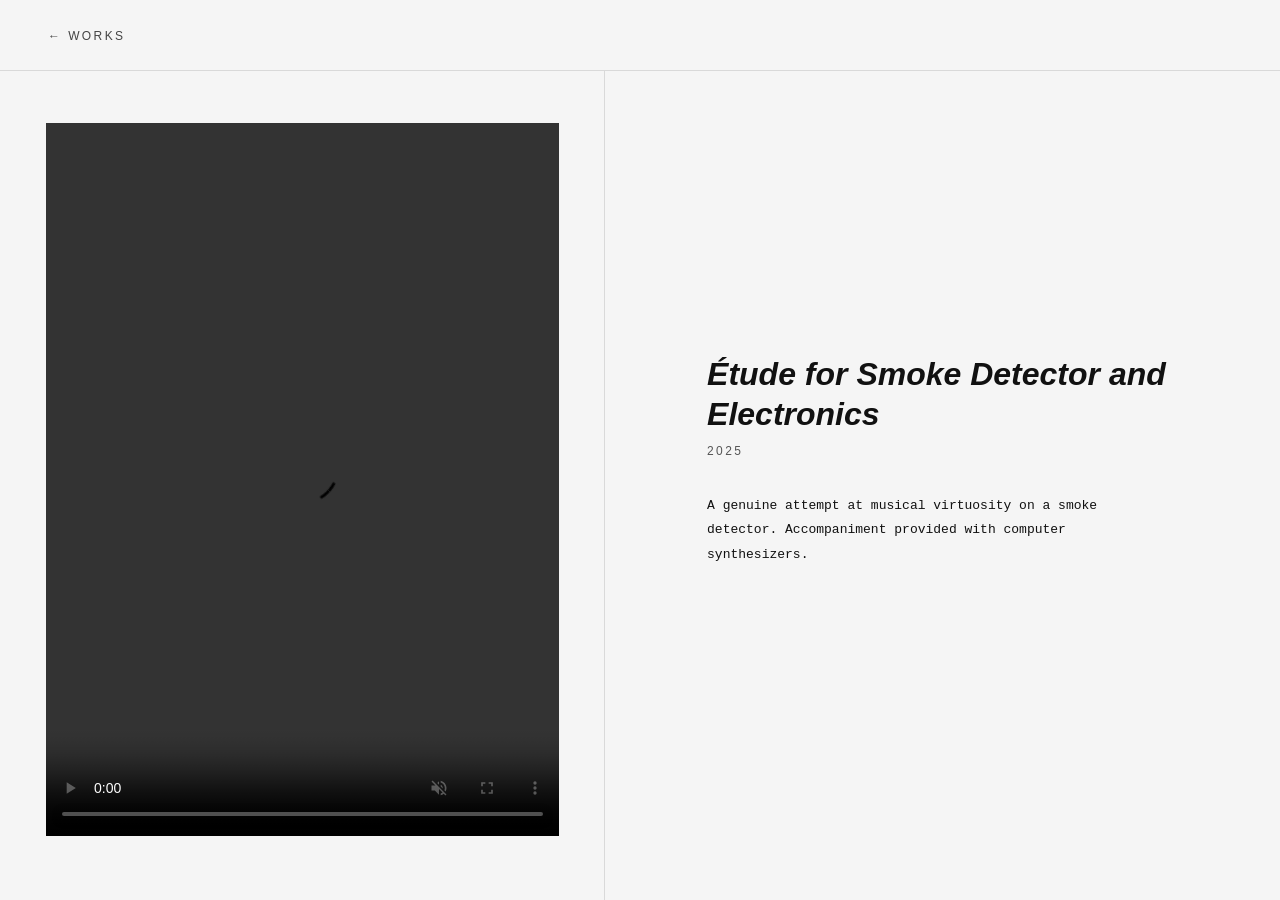
<file: smoke.html>
<!DOCTYPE html>
<html lang="en">
<head>
  <meta charset="UTF-8">
  <meta name="viewport" content="width=device-width, initial-scale=1.0">
  <title>Étude for Smoke Detector and Electronics</title>
  <style>
    * { margin: 0; padding: 0; box-sizing: border-box; }

    body {
      background: #F5F5F5;
      color: #111;
      font-family: Arial, sans-serif;
      height: 100vh;
      overflow: hidden;
      display: flex;
      flex-direction: column;
    }

    /* ── NAV ── */
    .nav {
      padding: 26px 48px;
      border-bottom: 1px solid #d9d9d9;
      flex-shrink: 0;
    }

    .nav a {
      color: #444;
      text-decoration: none;
      font-size: 12px;
      letter-spacing: 0.2em;
      text-transform: uppercase;
      transition: color 0.2s;
    }

    .nav a:hover { color: #111; }

    /* ── MAIN CONTENT ── */
    .content {
      display: grid;
      grid-template-columns: 8fr 9fr;
      grid-template-rows: 1fr;
      gap: 0;
      flex: 1;
      min-height: 0;
      padding: 0 46px 0;
    }

    /* Divider closing off the vertical rule. No fill or label — these
       pages have nothing below the fold. */
    .screen-rule {
      flex-shrink: 0;
      /* Spacer only — no horizontal rule, since there's nothing below the
         fold here. Holds the bottom gap .content gave up. */
      height: 54px;
      position: relative;
    }

    /* Carries the column divider down to the bottom of the page. Drawn
       here rather than extending .slideshow's border, because .slideshow
       has overflow:hidden and would clip anything below it. Nothing moves.
       x = .content's 46px left padding + the 8fr column, less the 1px rule. */
    .screen-rule::before {
      content: '';
      position: absolute;
      top: 0;
      bottom: 0;
      left: calc(46px + (100% - 92px) * 8 / 17 - 1px);
      width: 1px;
      background: #d9d9d9;
    }

    /* ── SLIDESHOW ── */
    .slideshow {
      /* Nudges the dots + counter + buttons group as a unit, keeping the
         button tops flush with the dots. Raise to move it further down. */
      --group-shift: 6px;
      display: flex;
      flex-direction: column;
      align-items: center;
      gap: 20px;
      /* 45 + 1px border = 46px, matching .content's left padding, so the
         video centres between the window edge and the divider. */
      padding-right: 45px;
      border-right: 1px solid #d9d9d9;
      padding-top: 52px;
      /* Lifts the column's bottom edge; the video (flex: 1) absorbs it. */
      padding-bottom: 10px;
      min-height: 0;
      overflow: hidden;
    }

    /* Portrait-only title (above video) */
    .title-portrait {
      display: none;
    }

    .video-container {
      position: relative;
      background: transparent;
      flex: 1;
      min-height: 0;
      max-width: 100%;
      aspect-ratio: 1 / 1;
    }

    .video-container video {
      width: 100%;
      height: 100%;
      object-fit: contain;
      display: block;
    }

    .slide-controls {
      display: flex;
      align-items: center;
      justify-content: space-between;
      gap: 16px;
      /* Lifts the counter AND buttons together. With the button's own -9px,
         the button top lands flush with the top of the dots. */
      transform: translateY(calc(-16px + var(--group-shift)));
    }

    .slide-btn {
      background: none;
      border: 1px solid #888;
      color: #111;
      padding: 8px 20px;
      cursor: pointer;
      font-size: 12px;
      letter-spacing: 0.15em;
      text-transform: uppercase;
      font-family: Arial, sans-serif;
      transition: border-color 0.2s;
      /* Button ~32px tall vs the counter's ~14px line box; centred together
         it hangs ~9px lower. Lift so the bottom edges meet. */
      transform: translateY(-9px);
    }

    .slide-btn:hover:not(:disabled) { border-color: #111; }
    .slide-btn:disabled { opacity: 0.2; cursor: default; }

    .slide-counter {
      font-size: 12px;
      letter-spacing: 0.15em;
      color: #555;
    }

    .slide-dots {
      display: flex;
      gap: 6px;
      justify-content: center;
      transform: translateY(var(--group-shift));
    }

    .dot {
      width: 5px;
      height: 5px;
      border-radius: 50%;
      background: #999;
      cursor: pointer;
      transition: background 0.2s;
    }

    .dot.active { background: #111; }

    /* ── CAPTION PANEL ── */
    .caption-panel {
      --side: 72px;         /* width: lower to widen, raise to narrow */
      --shift: 30px;        /* nudge the whole block right, width unchanged */
      --caption-w: 600px;   /* text column cap */
      --sb-w: 6px;          /* scrollbar width */
      --text-pad: 24px;     /* gap between text and scrollbar */
      padding: 62px calc(var(--side) - var(--shift)) 58px calc(var(--side) + var(--shift));
      min-height: 0;
      display: flex;
      flex-direction: column;
    }

    /* Scrollable caption area */
    .caption-scroll-wrap {
      position: relative;
      flex: 1;
      min-height: 0;
      overflow: hidden;
    }

    .caption-scroll {
      height: 100%;
      overflow-y: auto;
      padding: 48px var(--text-pad) 48px 0;
      max-width: var(--caption-w);
      margin-inline: auto;
      display: flex;
      flex-direction: column;
    }

    /* Firefox only. These must NOT apply in Chrome: since v121 a non-auto
       scrollbar-width/color disables ::-webkit-scrollbar entirely, which
       hands the scrollbar back to macOS auto-hiding. */
    @supports not selector(::-webkit-scrollbar) {
      .caption-scroll {
        scrollbar-width: thin;
        scrollbar-color: #a8a8a8 #e4e4e4;
      }
    }

    /* Always-visible scrollbar: styling ::-webkit-scrollbar opts out of
       macOS overlay scrollbars, so the track and thumb stay on screen. */
    .caption-scroll::-webkit-scrollbar {
      -webkit-appearance: none;
      width: var(--sb-w);
    }

    .caption-scroll::-webkit-scrollbar-track {
      background: #e4e4e4;
      border-radius: 3px;
    }

    .caption-scroll::-webkit-scrollbar-thumb {
      background: #a8a8a8;
      border-radius: 3px;
    }

    .caption-scroll::-webkit-scrollbar-thumb:hover {
      background: #8a8a8a;
    }


    /* Title + caption centered together */
    .caption-content {
      margin-top: auto;
      margin-bottom: auto;
    }

    .caption-content .piece-title {
      font-size: 32px;
      font-style: italic;
      line-height: 1.25;
      margin-bottom: 10px;
    }

    .caption-content .piece-year {
      font-size: 12px;
      letter-spacing: 0.2em;
      color: #555;
      margin-bottom: 36px;
    }

    /* Fade-out indicator */
    .scroll-fade {
      position: absolute;
      bottom: 0;
      /* Track .caption-scroll: same width (less the scrollbar) and the same
         left offset, so the fade never covers the thumb. */
      left: calc((100% - min(var(--caption-w), 100%)) / 2);
      width: calc(min(var(--caption-w), 100%) - var(--sb-w) - 4px);
      height: 80px;
      background: linear-gradient(to bottom, transparent, #F5F5F5);
      pointer-events: none;
      transition: opacity 0.3s;
    }

    .scroll-fade.hidden { opacity: 0; }

    .caption-text {
      font-family: Menlo, Monaco, 'Courier New', monospace;
      font-size: 13px;
      line-height: 1.85;
      color: #111;
    }

    .caption-text a {
      color: #333;
      text-decoration: underline;
      text-underline-offset: 3px;
    }

    .caption-text a:hover { color: #111; }

    /* ── PORTRAIT ── */
    @media (orientation: portrait) {
      body {
        height: auto;
        overflow: auto;
      }

      .nav { padding: 20px 24px; }

      .content {
        display: flex;
        flex-direction: column;
        padding: 0 24px 48px;
        min-height: unset;
      }

      .slideshow {
        flex: none;
        min-height: unset;
        overflow: visible;
        padding-right: 0;
        padding-top: 28px;
        padding-bottom: 24px;
        gap: 14px;
        border-right: none;
        border-bottom: 1px solid #d9d9d9;
      }

      .video-container {
        flex: none;
        width: 100%;
        max-width: 100%;
      }

      .title-portrait {
        display: block;
        flex-shrink: 0;
        width: 100%;
        margin-bottom: 12px;
      }

      .title-portrait .piece-title {
        font-size: 30px;
        font-style: italic;
        line-height: 1.2;
        margin-bottom: 6px;
      }

      .title-portrait .piece-year {
        font-size: 12px;
        letter-spacing: 0.2em;
        color: #555;
      }

      .caption-panel {
        flex: none;
        min-height: unset;
        padding: 32px 0 0;
      }

      .title-landscape { display: none; }

      .caption-scroll-wrap {
        position: static;
        overflow: visible;
      }

      .caption-scroll {
        height: auto;
        overflow-y: visible;
        padding: 0;
        max-width: 100%;
        display: block;
      }

      .caption-content {
        margin-top: 0;
        margin-bottom: 0;
      }

      .scroll-fade { display: none; }

      /* no column divider in the stacked layout */
      .screen-rule::before { display: none; }
    }
  </style>
</head>
<body>

  <nav class="nav">
    <a href="index.html#works">&#8592; Works</a>
  </nav>

  <main class="content">

    <section class="slideshow">

      <div class="title-portrait">
        <h1 class="piece-title">Étude for Smoke Detector and Electronics</h1>
        <div class="piece-year">2025</div>
      </div>

      <div class="video-container">
        <video id="mainVideo" controls autoplay muted loop playsinline>
          <source src="https://res.cloudinary.com/aki2q6sp/video/upload/v1791832373/etude_for_smoke_detector_and_electronics_dkvszv.mp4" type="video/mp4">
        </video>
      </div>

    </section>

    <aside class="caption-panel">

      <div class="caption-scroll-wrap">
        <div class="caption-scroll" id="captionScroll">
          <div class="caption-content">
            <div class="title-landscape">
              <h1 class="piece-title">Étude for Smoke Detector and Electronics</h1>
              <div class="piece-year">2025</div>
            </div>
            <p class="caption-text">
              A genuine attempt at musical virtuosity on a smoke detector. Accompaniment provided with computer synthesizers.
            </p>
          </div>
        </div>
        <div class="scroll-fade" id="scrollFade"></div>
      </div>

    </aside>

  </main>

  <div class="screen-rule"></div>

  <script>
    // Single video: no slideshow controls, just keep the frame on-ratio.
    const video = document.getElementById('mainVideo');
    const videoContainer = document.querySelector('.video-container');

    function updateAspectRatio() {
      if (video.videoWidth && video.videoHeight) {
        videoContainer.style.aspectRatio = `${video.videoWidth} / ${video.videoHeight}`;
      }
    }

    video.addEventListener('loadedmetadata', updateAspectRatio);
    if (video.readyState >= 1) updateAspectRatio();

    const captionScroll = document.getElementById('captionScroll');
    const scrollFade = document.getElementById('scrollFade');

    function checkFade() {
      const atBottom = captionScroll.scrollHeight - captionScroll.scrollTop <= captionScroll.clientHeight + 2;
      scrollFade.classList.toggle('hidden', atBottom);
    }

    captionScroll.addEventListener('scroll', checkFade);
    window.addEventListener('resize', checkFade);
    setTimeout(checkFade, 50);
  </script>
</body>
</html>
</file>
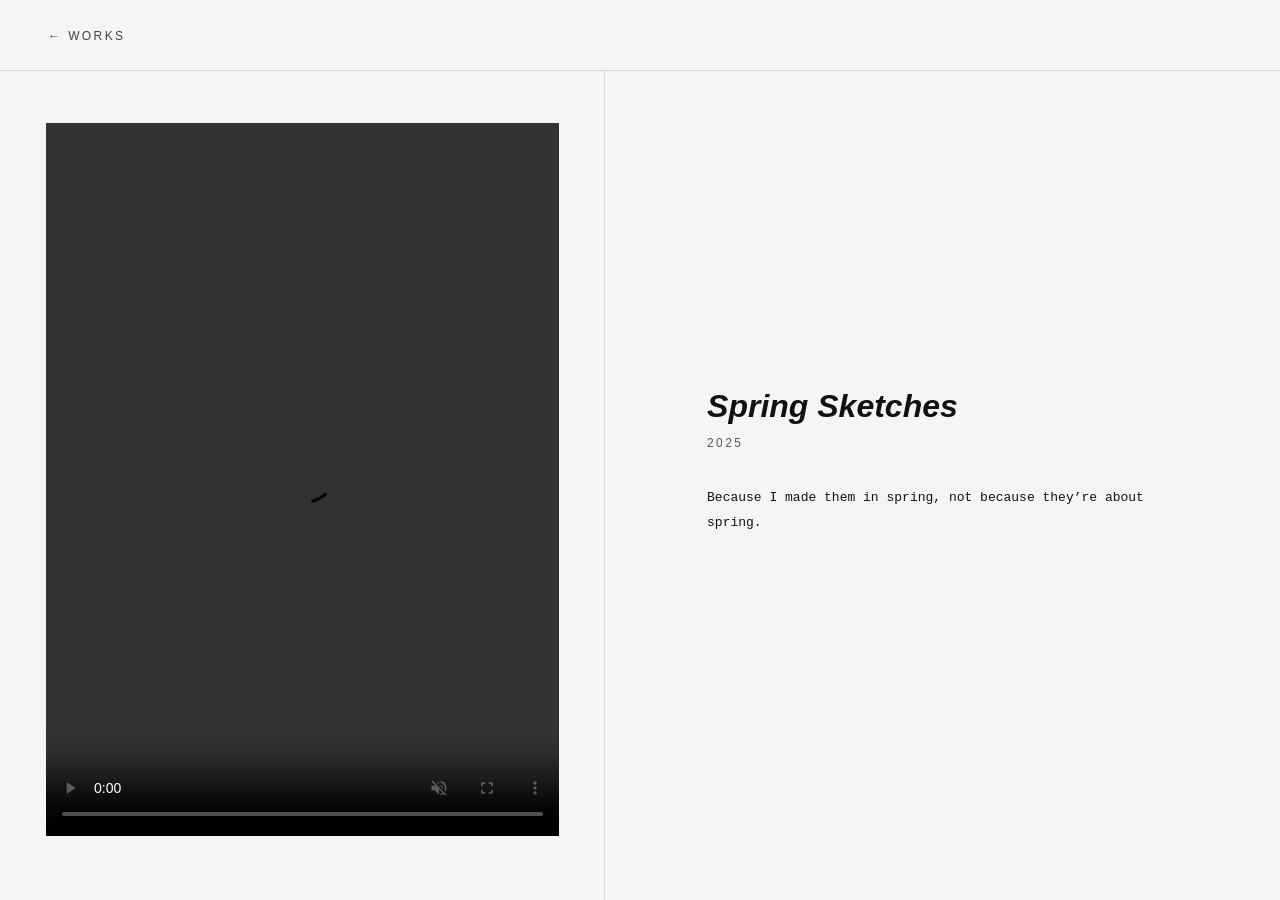
<file: spring.html>
<!DOCTYPE html>
<html lang="en">
<head>
  <meta charset="UTF-8">
  <meta name="viewport" content="width=device-width, initial-scale=1.0">
  <title>Spring Sketches</title>
  <style>
    * { margin: 0; padding: 0; box-sizing: border-box; }

    body {
      background: #F5F5F5;
      color: #111;
      font-family: Arial, sans-serif;
      height: 100vh;
      overflow: hidden;
      display: flex;
      flex-direction: column;
    }

    /* ── NAV ── */
    .nav {
      padding: 26px 48px;
      border-bottom: 1px solid #d9d9d9;
      flex-shrink: 0;
    }

    .nav a {
      color: #444;
      text-decoration: none;
      font-size: 12px;
      letter-spacing: 0.2em;
      text-transform: uppercase;
      transition: color 0.2s;
    }

    .nav a:hover { color: #111; }

    /* ── MAIN CONTENT ── */
    .content {
      display: grid;
      grid-template-columns: 8fr 9fr;
      grid-template-rows: 1fr;
      gap: 0;
      flex: 1;
      min-height: 0;
      padding: 0 46px 0;
    }

    /* Divider closing off the vertical rule. No fill or label — these
       pages have nothing below the fold. */
    .screen-rule {
      flex-shrink: 0;
      /* Spacer only — no horizontal rule, since there's nothing below the
         fold here. Holds the bottom gap .content gave up. */
      height: 54px;
      position: relative;
    }

    /* Carries the column divider down to the bottom of the page. Drawn
       here rather than extending .slideshow's border, because .slideshow
       has overflow:hidden and would clip anything below it. Nothing moves.
       x = .content's 46px left padding + the 8fr column, less the 1px rule. */
    .screen-rule::before {
      content: '';
      position: absolute;
      top: 0;
      bottom: 0;
      left: calc(46px + (100% - 92px) * 8 / 17 - 1px);
      width: 1px;
      background: #d9d9d9;
    }

    /* ── SLIDESHOW ── */
    .slideshow {
      /* Nudges the dots + counter + buttons group as a unit, keeping the
         button tops flush with the dots. Raise to move it further down. */
      --group-shift: 6px;
      display: flex;
      flex-direction: column;
      align-items: center;
      gap: 20px;
      /* 45 + 1px border = 46px, matching .content's left padding, so the
         video centres between the window edge and the divider. */
      padding-right: 45px;
      border-right: 1px solid #d9d9d9;
      padding-top: 52px;
      /* Lifts the column's bottom edge; the video (flex: 1) absorbs it. */
      padding-bottom: 10px;
      min-height: 0;
      overflow: hidden;
    }

    /* Portrait-only title (above video) */
    .title-portrait {
      display: none;
    }

    .video-container {
      position: relative;
      background: transparent;
      flex: 1;
      min-height: 0;
      max-width: 100%;
      aspect-ratio: 1 / 1;
    }

    .video-container video {
      width: 100%;
      height: 100%;
      object-fit: contain;
      display: block;
    }

    .slide-controls {
      display: flex;
      align-items: center;
      justify-content: space-between;
      gap: 16px;
      /* Lifts the counter AND buttons together. With the button's own -9px,
         the button top lands flush with the top of the dots. */
      transform: translateY(calc(-16px + var(--group-shift)));
    }

    .slide-btn {
      background: none;
      border: 1px solid #888;
      color: #111;
      padding: 8px 20px;
      cursor: pointer;
      font-size: 12px;
      letter-spacing: 0.15em;
      text-transform: uppercase;
      font-family: Arial, sans-serif;
      transition: border-color 0.2s;
      /* Button ~32px tall vs the counter's ~14px line box; centred together
         it hangs ~9px lower. Lift so the bottom edges meet. */
      transform: translateY(-9px);
    }

    .slide-btn:hover:not(:disabled) { border-color: #111; }
    .slide-btn:disabled { opacity: 0.2; cursor: default; }

    .slide-counter {
      font-size: 12px;
      letter-spacing: 0.15em;
      color: #555;
    }

    .slide-dots {
      display: flex;
      gap: 6px;
      justify-content: center;
      transform: translateY(var(--group-shift));
    }

    .dot {
      width: 5px;
      height: 5px;
      border-radius: 50%;
      background: #999;
      cursor: pointer;
      transition: background 0.2s;
    }

    .dot.active { background: #111; }

    /* ── CAPTION PANEL ── */
    .caption-panel {
      --side: 72px;         /* width: lower to widen, raise to narrow */
      --shift: 30px;        /* nudge the whole block right, width unchanged */
      --caption-w: 600px;   /* text column cap */
      --sb-w: 6px;          /* scrollbar width */
      --text-pad: 24px;     /* gap between text and scrollbar */
      padding: 62px calc(var(--side) - var(--shift)) 58px calc(var(--side) + var(--shift));
      min-height: 0;
      display: flex;
      flex-direction: column;
    }

    /* Scrollable caption area */
    .caption-scroll-wrap {
      position: relative;
      flex: 1;
      min-height: 0;
      overflow: hidden;
    }

    .caption-scroll {
      height: 100%;
      overflow-y: auto;
      padding: 48px var(--text-pad) 48px 0;
      max-width: var(--caption-w);
      margin-inline: auto;
      display: flex;
      flex-direction: column;
    }

    /* Firefox only. These must NOT apply in Chrome: since v121 a non-auto
       scrollbar-width/color disables ::-webkit-scrollbar entirely, which
       hands the scrollbar back to macOS auto-hiding. */
    @supports not selector(::-webkit-scrollbar) {
      .caption-scroll {
        scrollbar-width: thin;
        scrollbar-color: #a8a8a8 #e4e4e4;
      }
    }

    /* Always-visible scrollbar: styling ::-webkit-scrollbar opts out of
       macOS overlay scrollbars, so the track and thumb stay on screen. */
    .caption-scroll::-webkit-scrollbar {
      -webkit-appearance: none;
      width: var(--sb-w);
    }

    .caption-scroll::-webkit-scrollbar-track {
      background: #e4e4e4;
      border-radius: 3px;
    }

    .caption-scroll::-webkit-scrollbar-thumb {
      background: #a8a8a8;
      border-radius: 3px;
    }

    .caption-scroll::-webkit-scrollbar-thumb:hover {
      background: #8a8a8a;
    }


    /* Title + caption centered together */
    .caption-content {
      margin-top: auto;
      margin-bottom: auto;
    }

    .caption-content .piece-title {
      font-size: 32px;
      font-style: italic;
      line-height: 1.25;
      margin-bottom: 10px;
    }

    .caption-content .piece-year {
      font-size: 12px;
      letter-spacing: 0.2em;
      color: #555;
      margin-bottom: 36px;
    }

    /* Fade-out indicator */
    .scroll-fade {
      position: absolute;
      bottom: 0;
      /* Track .caption-scroll: same width (less the scrollbar) and the same
         left offset, so the fade never covers the thumb. */
      left: calc((100% - min(var(--caption-w), 100%)) / 2);
      width: calc(min(var(--caption-w), 100%) - var(--sb-w) - 4px);
      height: 80px;
      background: linear-gradient(to bottom, transparent, #F5F5F5);
      pointer-events: none;
      transition: opacity 0.3s;
    }

    .scroll-fade.hidden { opacity: 0; }

    .caption-text {
      font-family: Menlo, Monaco, 'Courier New', monospace;
      font-size: 13px;
      line-height: 1.85;
      color: #111;
    }

    .caption-text a {
      color: #333;
      text-decoration: underline;
      text-underline-offset: 3px;
    }

    .caption-text a:hover { color: #111; }

    /* ── PORTRAIT ── */
    @media (orientation: portrait) {
      body {
        height: auto;
        overflow: auto;
      }

      .nav { padding: 20px 24px; }

      .content {
        display: flex;
        flex-direction: column;
        padding: 0 24px 48px;
        min-height: unset;
      }

      .slideshow {
        flex: none;
        min-height: unset;
        overflow: visible;
        padding-right: 0;
        padding-top: 28px;
        padding-bottom: 24px;
        gap: 14px;
        border-right: none;
        border-bottom: 1px solid #d9d9d9;
      }

      .video-container {
        flex: none;
        width: 100%;
        max-width: 100%;
      }

      .title-portrait {
        display: block;
        flex-shrink: 0;
        width: 100%;
        margin-bottom: 12px;
      }

      .title-portrait .piece-title {
        font-size: 30px;
        font-style: italic;
        line-height: 1.2;
        margin-bottom: 6px;
      }

      .title-portrait .piece-year {
        font-size: 12px;
        letter-spacing: 0.2em;
        color: #555;
      }

      .caption-panel {
        flex: none;
        min-height: unset;
        padding: 32px 0 0;
      }

      .title-landscape { display: none; }

      .caption-scroll-wrap {
        position: static;
        overflow: visible;
      }

      .caption-scroll {
        height: auto;
        overflow-y: visible;
        padding: 0;
        max-width: 100%;
        display: block;
      }

      .caption-content {
        margin-top: 0;
        margin-bottom: 0;
      }

      .scroll-fade { display: none; }

      /* no column divider in the stacked layout */
      .screen-rule::before { display: none; }
    }
  </style>
</head>
<body>

  <nav class="nav">
    <a href="index.html#works">&#8592; Works</a>
  </nav>

  <main class="content">

    <section class="slideshow">

      <div class="title-portrait">
        <h1 class="piece-title">Spring Sketches</h1>
        <div class="piece-year">2025</div>
      </div>

      <div class="video-container">
        <video id="mainVideo" controls autoplay muted loop playsinline>
          <source src="https://res.cloudinary.com/aki2q6sp/video/upload/v1791832380/spring1_dawhwv.mp4" type="video/mp4">
        </video>
      </div>

    </section>

    <aside class="caption-panel">

      <!-- Scrollable: title + caption, centered together in landscape -->
      <div class="caption-scroll-wrap">
        <div class="caption-scroll" id="captionScroll">
          <div class="caption-content">
            <div class="title-landscape">
              <h1 class="piece-title">Spring Sketches</h1>
              <div class="piece-year">2025</div>
            </div>
            <p class="caption-text">
              Because I made them in spring, not because they&#8217;re about spring.
            </p>
          </div>
        </div>
        <div class="scroll-fade" id="scrollFade"></div>
      </div>

    </aside>

  </main>

  <div class="screen-rule"></div>

  <script>
    // Single video: no slideshow controls, just keep the frame on-ratio.
    const video = document.getElementById('mainVideo');
    const videoContainer = document.querySelector('.video-container');

    function updateAspectRatio() {
      if (video.videoWidth && video.videoHeight) {
        videoContainer.style.aspectRatio = `${video.videoWidth} / ${video.videoHeight}`;
      }
    }

    video.addEventListener('loadedmetadata', updateAspectRatio);
    if (video.readyState >= 1) updateAspectRatio();

    // Caption scroll fade
    const captionScroll = document.getElementById('captionScroll');
    const scrollFade = document.getElementById('scrollFade');

    function checkFade() {
      const atBottom = captionScroll.scrollHeight - captionScroll.scrollTop <= captionScroll.clientHeight + 2;
      scrollFade.classList.toggle('hidden', atBottom);
    }

    captionScroll.addEventListener('scroll', checkFade);
    window.addEventListener('resize', checkFade);
    setTimeout(checkFade, 50);
  </script>
</body>
</html>
</file>
